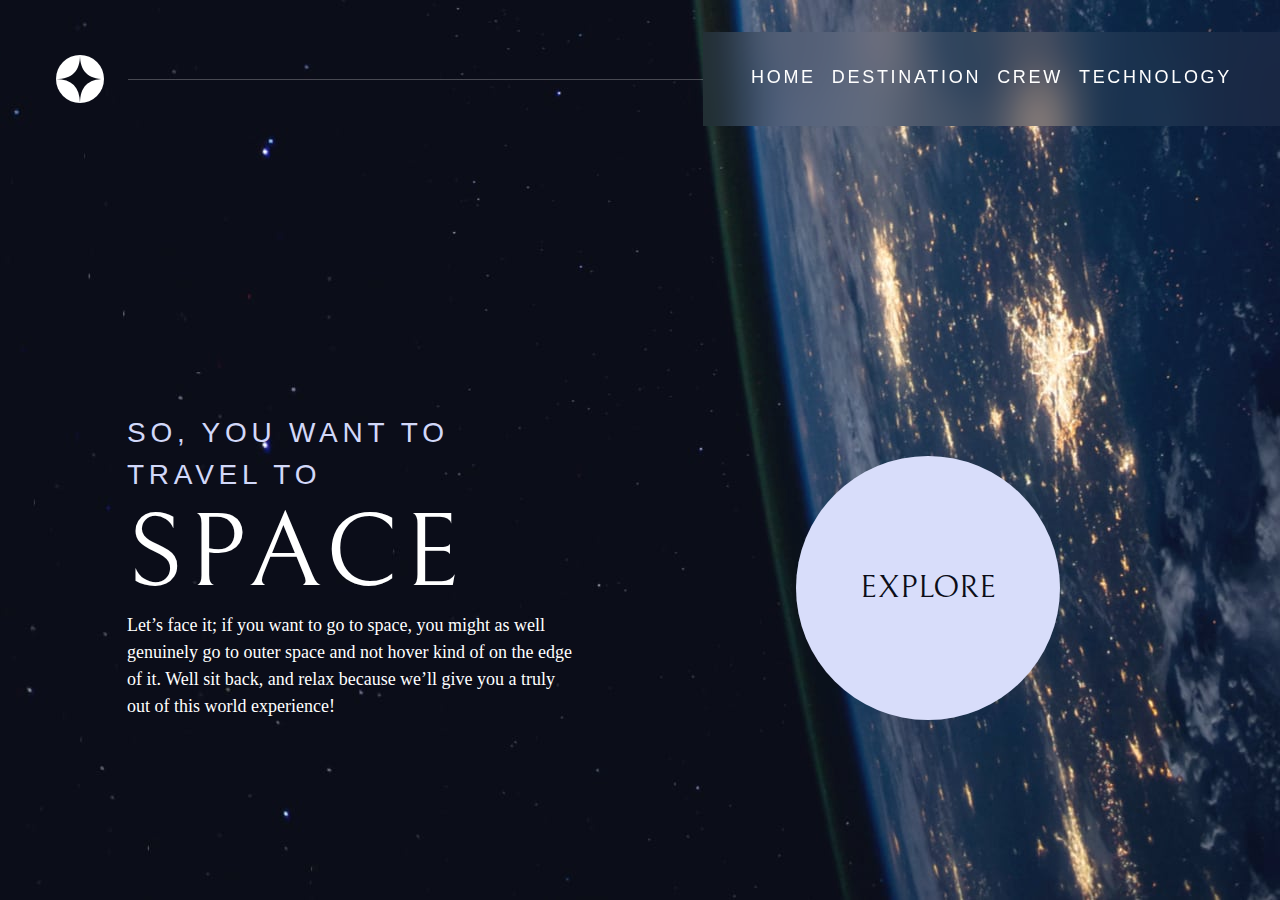
<file: index.html>
<!DOCTYPE html>
<html lang="en">
<head>
  <meta charset="UTF-8">
  <meta name="viewport" content="width=device-width, initial-scale=1.0">

  <link rel="icon" type="image/png" sizes="32x32" href="./assets/favicon-32x32.png">
  <link rel="stylesheet" href="index.css">
    <link rel="preconnect" href="https://fonts.googleapis.com">
    <link rel="preconnect" href="https://fonts.gstatic.com" crossorigin>
    <link href="https://fonts.googleapis.com/css2?family=Bellefair&family=Lato:ital,wght@0,700;1,700&family=Open+Sans&family=Playfair+Display:ital,wght@0,500;1,900&display=swap" rel="stylesheet">
    <link rel="preconnect" href="https://fonts.googleapis.com">
    <link rel="preconnect" href="https://fonts.gstatic.com" crossorigin>
    <link href="https://fonts.googleapis.com/css2?family=Bellefair&family=Lato:ital,wght@0,700;1,700&family=Open+Sans&family=Playfair+Display:ital,wght@0,500;1,900&display=swap" rel="stylesheet">
    <link rel="preconnect" href="https://fonts.googleapis.com">
    <link rel="preconnect" href="https://fonts.gstatic.com" crossorigin>
    <link href="https://fonts.googleapis.com/css2?family=Bellefair&family=Lato:ital,wght@0,700;1,700&family=Open+Sans&family=Playfair+Display:ital,wght@0,500;1,900&display=swap" rel="stylesheet">
    <script src="index.js" defer></script>
    <title>Frontend Mentor | Space tourism website</title>
</head>
<body class="home">
  <a class="skip-to-content" href="#main" style="color:white">Skip to main content</a>
    <header class="primary-header flex">
        <div>
          <img class="logo" src="./assets/shared/logo.svg" alt="space tourism logo">
        </div>
        <button class="mobile-nav-toggle" aria-controls="primary-navigation"><span class="sr-only" aria-expanded="false">Menu</span></button>
        <nav>
            <ul id="primary-navigation" data-visible="false" class="primary-navigation underlined-indicators flex">
                <li class="active"><a class="ff-sans-cond uppercase text-white letter-spacing-2" href="index.html"><span aria-hidden="true">00</span>Home</a>
                <li><a class="ff-sans-cond uppercase text-white letter-spacing-2" href="destination.html"><span aria-hidden="true">01</span>Destination</a>
                <li><a class="ff-sans-cond uppercase text-white letter-spacing-2" href="crew.html"><span aria-hidden="true">02</span>Crew</a>
                <li><a class="ff-sans-cond uppercase text-white letter-spacing-2" href="technology.html"><span aria-hidden="true">03</span>Technology</a>
            </ul>
        </nav>
    </header>
  <div class="grid-container grid-container--home">
    <div>
      <h1 class="text-accent fs-500 ff-sans-cond uppercase letter-spacing-1">
        So, you want to travel to
        <span class="d-block fs-900 ff-serif text-white">Space</span></h1>
      <p>  Let’s face it; if you want to go to space, you might as well genuinely go to 
        outer space and not hover kind of on the edge of it. Well sit back, and relax 
        because we’ll give you a truly out of this world experience!</p>
    </div>

    <div><a href="destination-moon.html" class="large-button text-dark bg-accent uppercase ff-serif">Explore</a></div>

  </div>

</body>
</html>
</file>
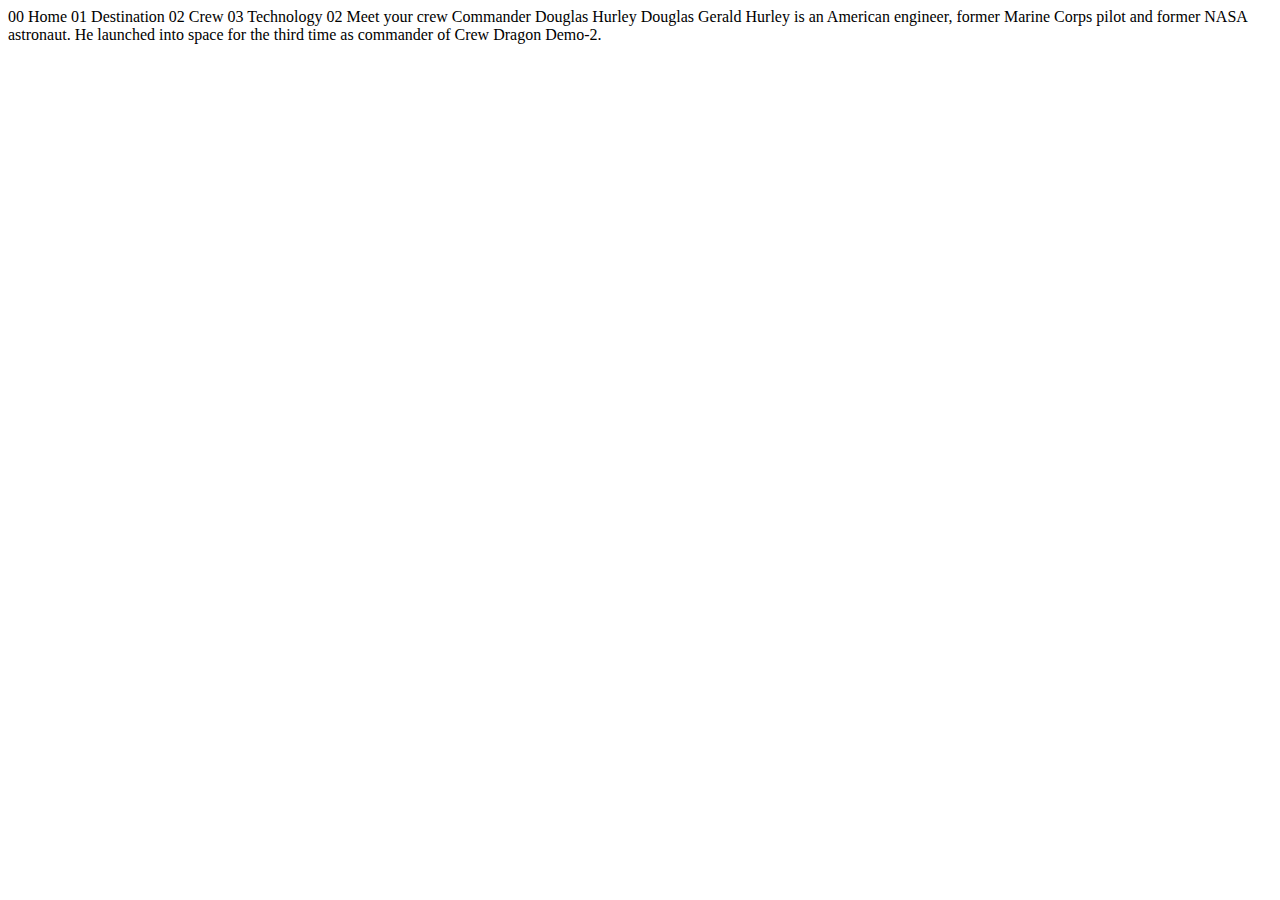
<file: crew-commander.html>
<!DOCTYPE html>
<html lang="en">
<head>
  <meta charset="UTF-8">
  <meta name="viewport" content="width=device-width, initial-scale=1.0">

  <link rel="icon" type="image/png" sizes="32x32" href="./assets/favicon-32x32.png">
  
  <title>Frontend Mentor | Space tourism website</title>
</head>
<body>

  00 Home
  01 Destination
  02 Crew
  03 Technology

  02 Meet your crew

  Commander
  Douglas Hurley

  Douglas Gerald Hurley is an American engineer, former Marine Corps pilot 
  and former NASA astronaut. He launched into space for the third time as 
  commander of Crew Dragon Demo-2.
</body>
</html>
</file>
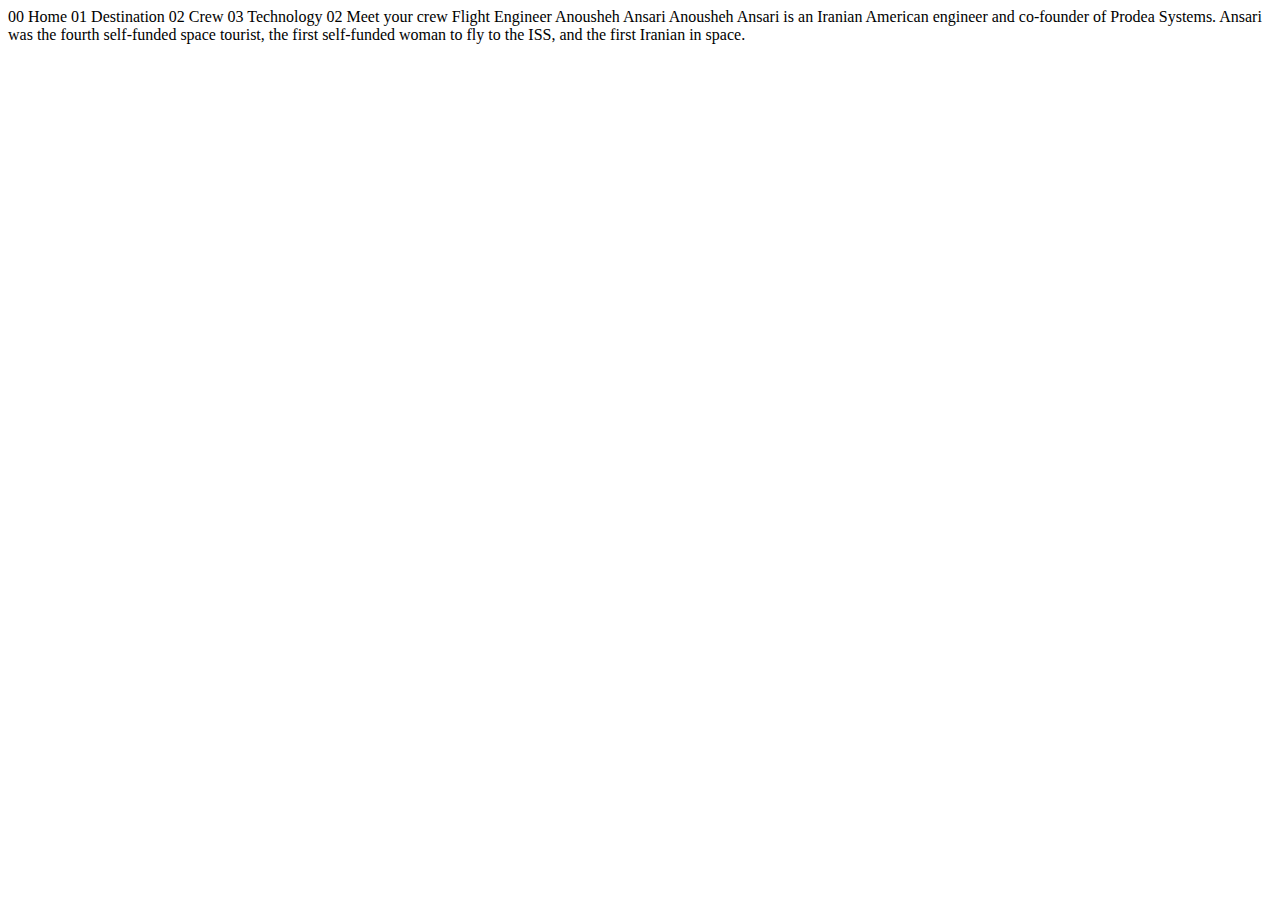
<file: crew-engineer.html>
<!DOCTYPE html>
<html lang="en">
<head>
  <meta charset="UTF-8">
  <meta name="viewport" content="width=device-width, initial-scale=1.0">

  <link rel="icon" type="image/png" sizes="32x32" href="./assets/favicon-32x32.png">
  
  <title>Frontend Mentor | Space tourism website</title>
</head>
<body>

  00 Home
  01 Destination
  02 Crew
  03 Technology

  02 Meet your crew

  Flight Engineer
  Anousheh Ansari

  Anousheh Ansari is an Iranian American engineer and co-founder of Prodea Systems. 
  Ansari was the fourth self-funded space tourist, the first self-funded woman to 
  fly to the ISS, and the first Iranian in space. 
</body>
</html>
</file>
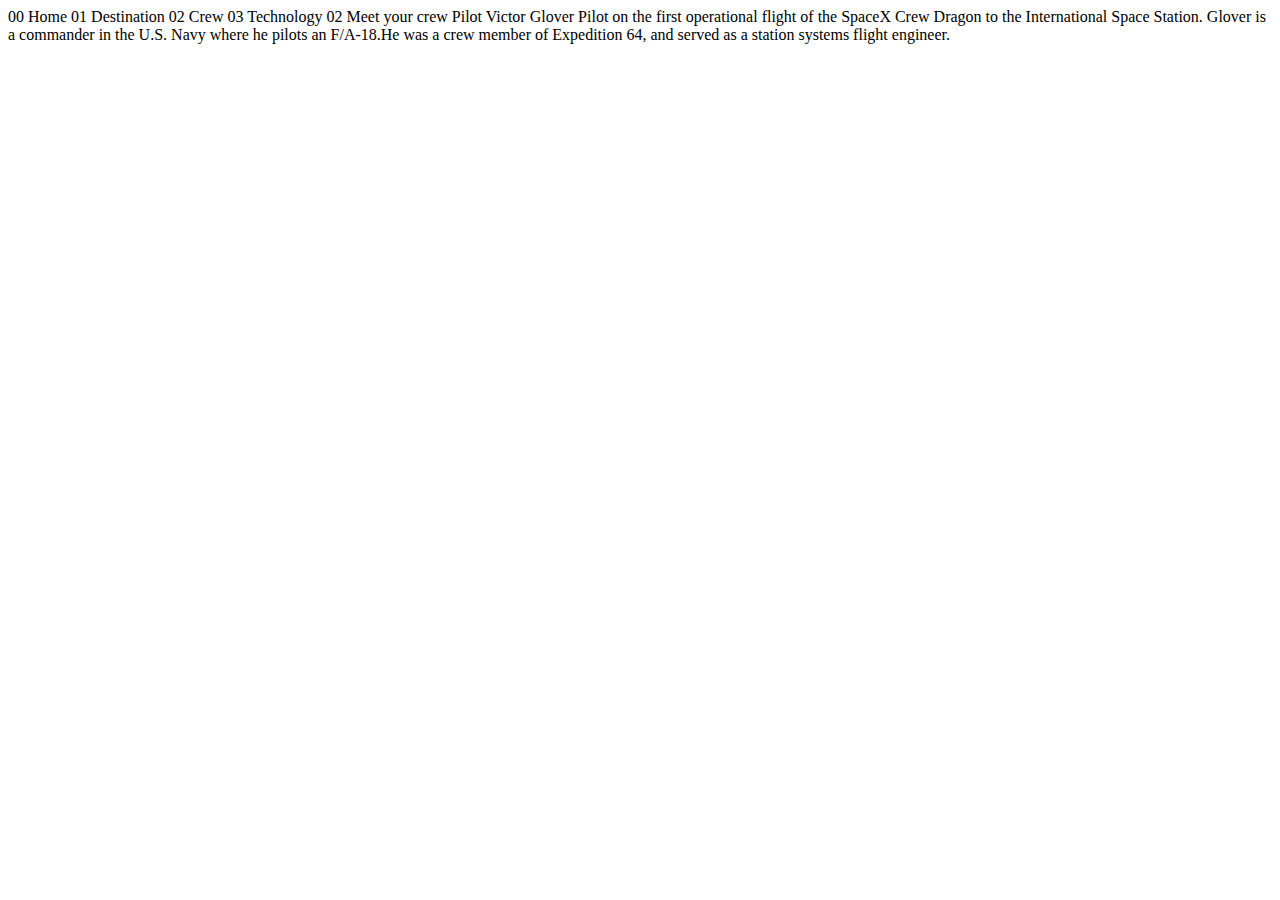
<file: crew-pilot.html>
<!DOCTYPE html>
<html lang="en">
<head>
  <meta charset="UTF-8">
  <meta name="viewport" content="width=device-width, initial-scale=1.0">

  <link rel="icon" type="image/png" sizes="32x32" href="./assets/favicon-32x32.png">
  
  <title>Frontend Mentor | Space tourism website</title>
</head>
<body>

  00 Home
  01 Destination
  02 Crew
  03 Technology

  02 Meet your crew

  Pilot
  Victor Glover

  Pilot on the first operational flight of the SpaceX Crew Dragon to the 
  International Space Station. Glover is a commander in the U.S. Navy where 
  he pilots an F/A-18.He was a crew member of Expedition 64, and served as a 
  station systems flight engineer. 
</body>
</html>
</file>
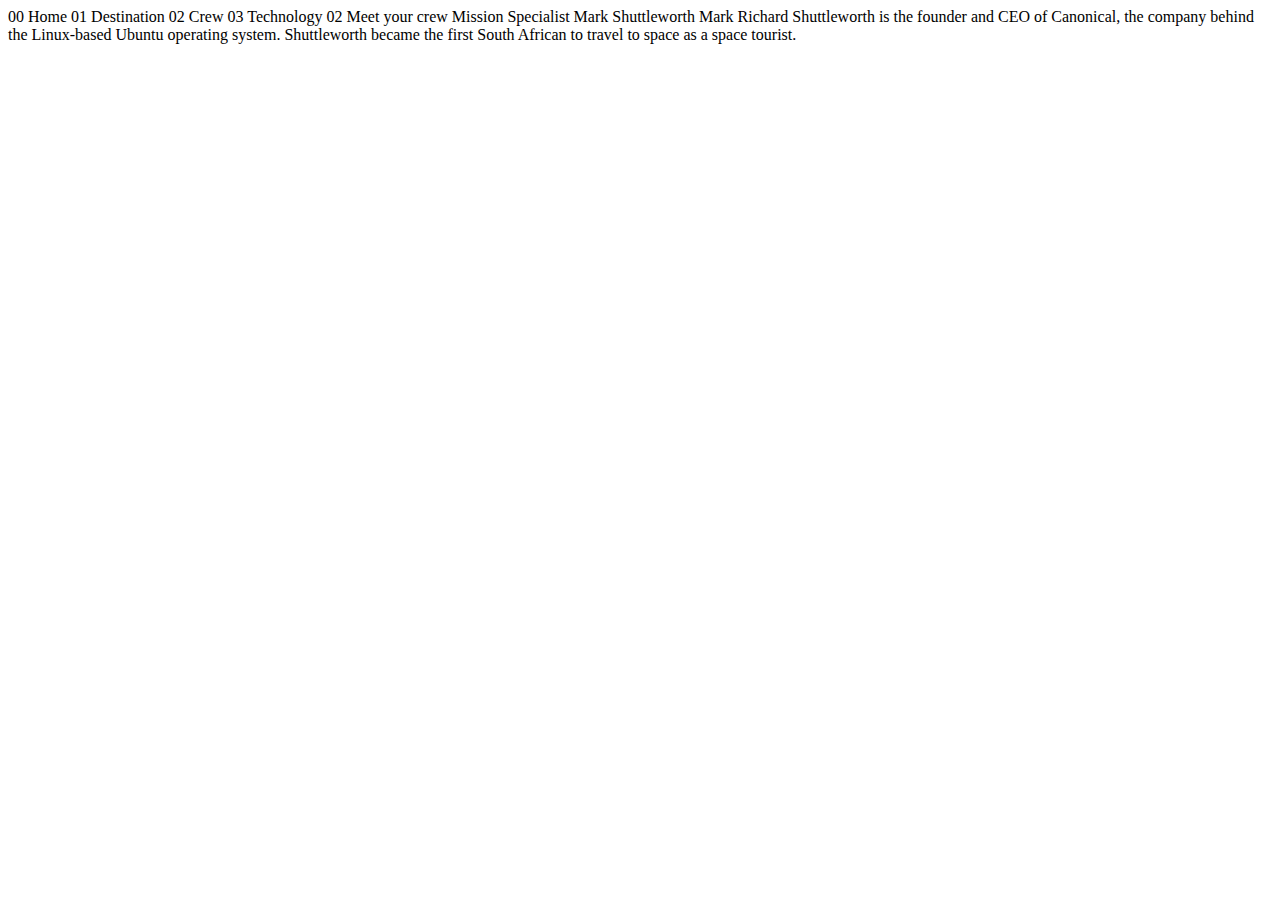
<file: crew-specialist.html>
<!DOCTYPE html>
<html lang="en">
<head>
  <meta charset="UTF-8">
  <meta name="viewport" content="width=device-width, initial-scale=1.0">

  <link rel="icon" type="image/png" sizes="32x32" href="./assets/favicon-32x32.png">
  
  <title>Frontend Mentor | Space tourism website</title>
</head>
<body>

  00 Home
  01 Destination
  02 Crew
  03 Technology

  02 Meet your crew

  Mission Specialist
  Mark Shuttleworth

  Mark Richard Shuttleworth is the founder and CEO of Canonical, the company behind 
  the Linux-based Ubuntu operating system. Shuttleworth became the first South 
  African to travel to space as a space tourist.
</body>
</html>
</file>
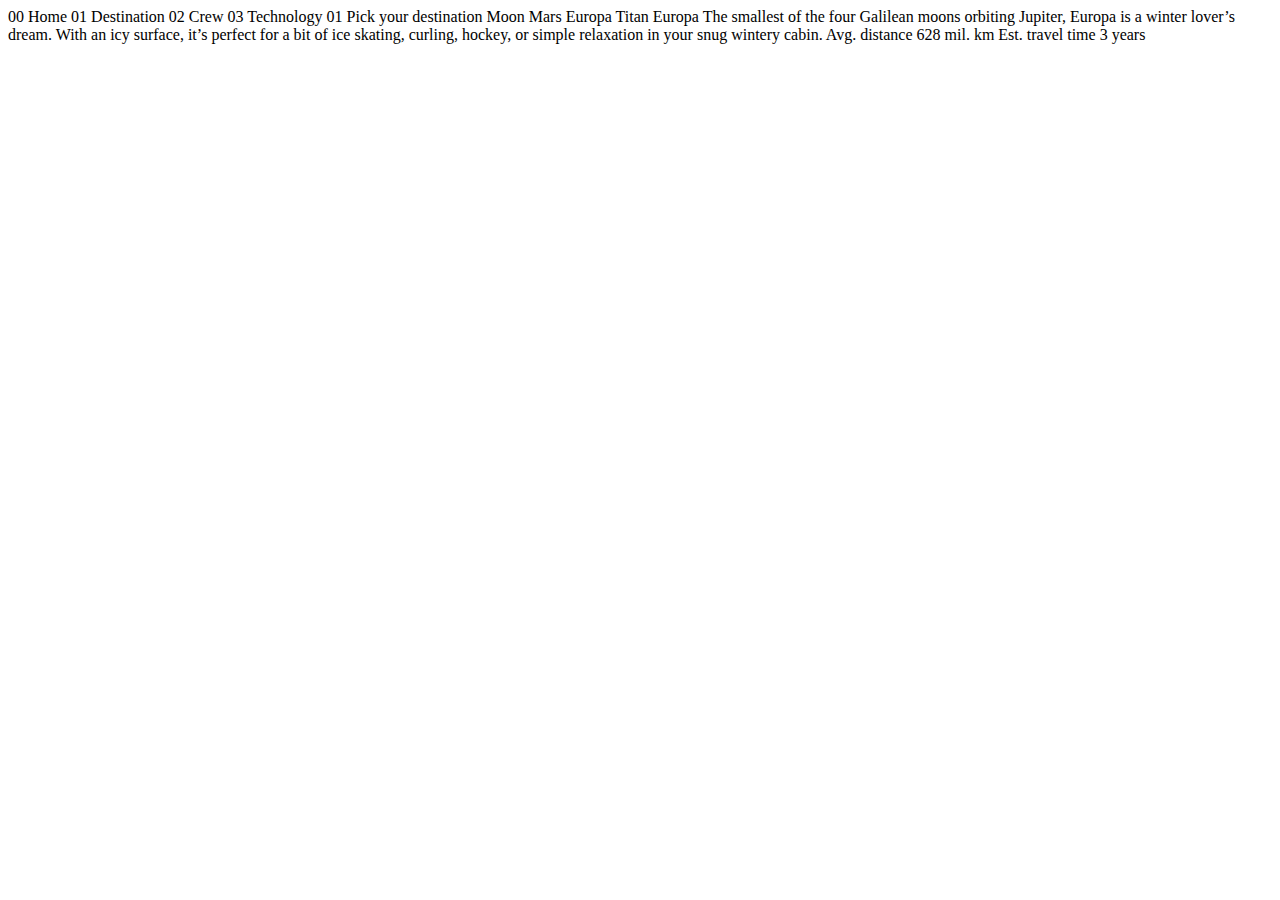
<file: destination-europa.html>
<!DOCTYPE html>
<html lang="en">
<head>
  <meta charset="UTF-8">
  <meta name="viewport" content="width=device-width, initial-scale=1.0">

  <link rel="icon" type="image/png" sizes="32x32" href="./assets/favicon-32x32.png">
  
  <title>Frontend Mentor | Space tourism website</title>
</head>
<body>

  00 Home
  01 Destination
  02 Crew
  03 Technology

  01 Pick your destination

  Moon
  Mars
  Europa
  Titan

  Europa

  The smallest of the four Galilean moons orbiting Jupiter, Europa is a 
  winter lover’s dream. With an icy surface, it’s perfect for a bit of 
  ice skating, curling, hockey, or simple relaxation in your snug 
  wintery cabin.

  Avg. distance
  628 mil. km

  Est. travel time
  3 years
</body>
</html>
</file>
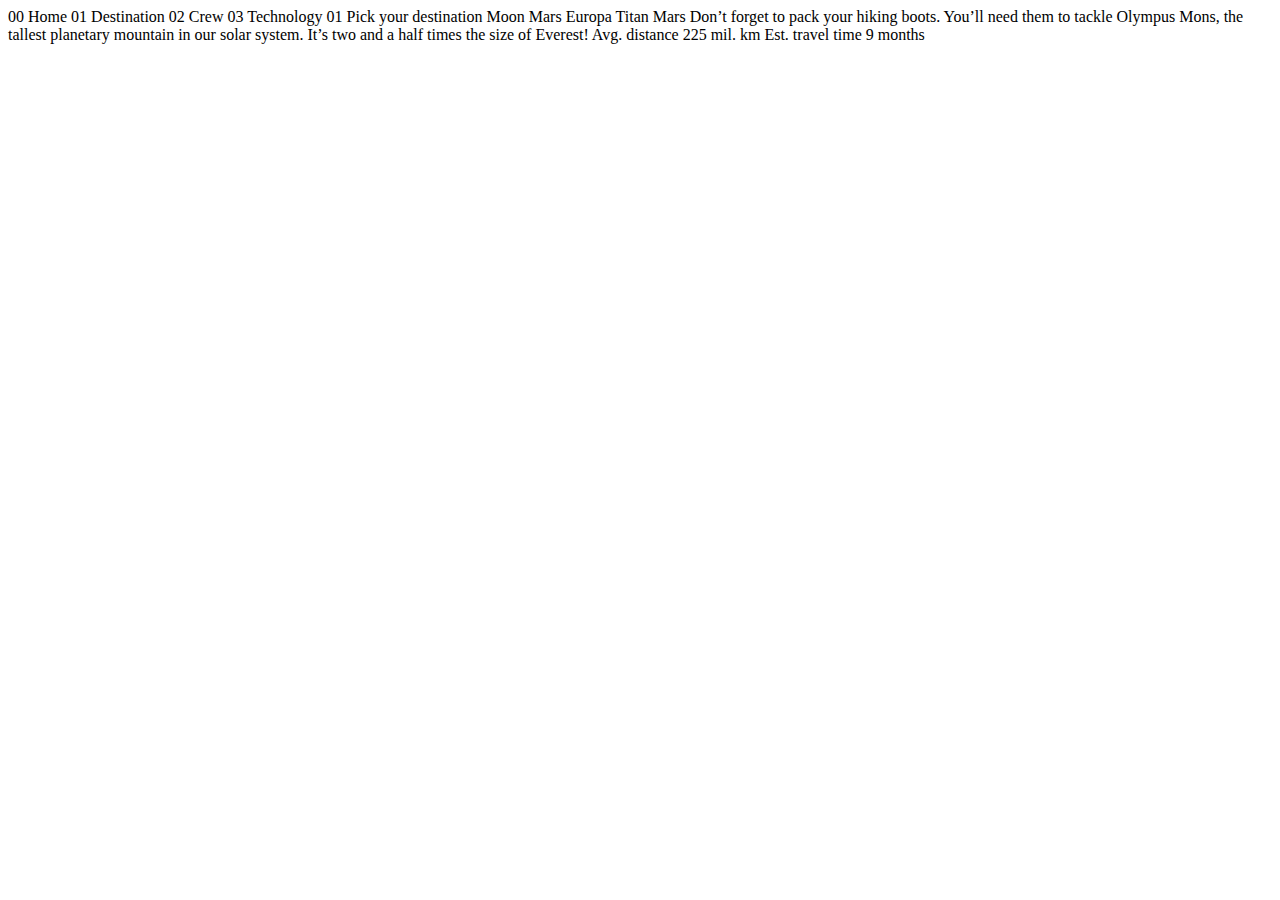
<file: destination-mars.html>
<!DOCTYPE html>
<html lang="en">
<head>
  <meta charset="UTF-8">
  <meta name="viewport" content="width=device-width, initial-scale=1.0">

  <link rel="icon" type="image/png" sizes="32x32" href="./assets/favicon-32x32.png">
  
  <title>Frontend Mentor | Space tourism website</title>
</head>
<body>

  00 Home
  01 Destination
  02 Crew
  03 Technology

  01 Pick your destination

  Moon
  Mars
  Europa
  Titan

  Mars

  Don’t forget to pack your hiking boots. You’ll need them to tackle Olympus Mons, 
  the tallest planetary mountain in our solar system. It’s two and a half times 
  the size of Everest!

  Avg. distance
  225 mil. km

  Est. travel time
  9 months
</body>
</html>
</file>
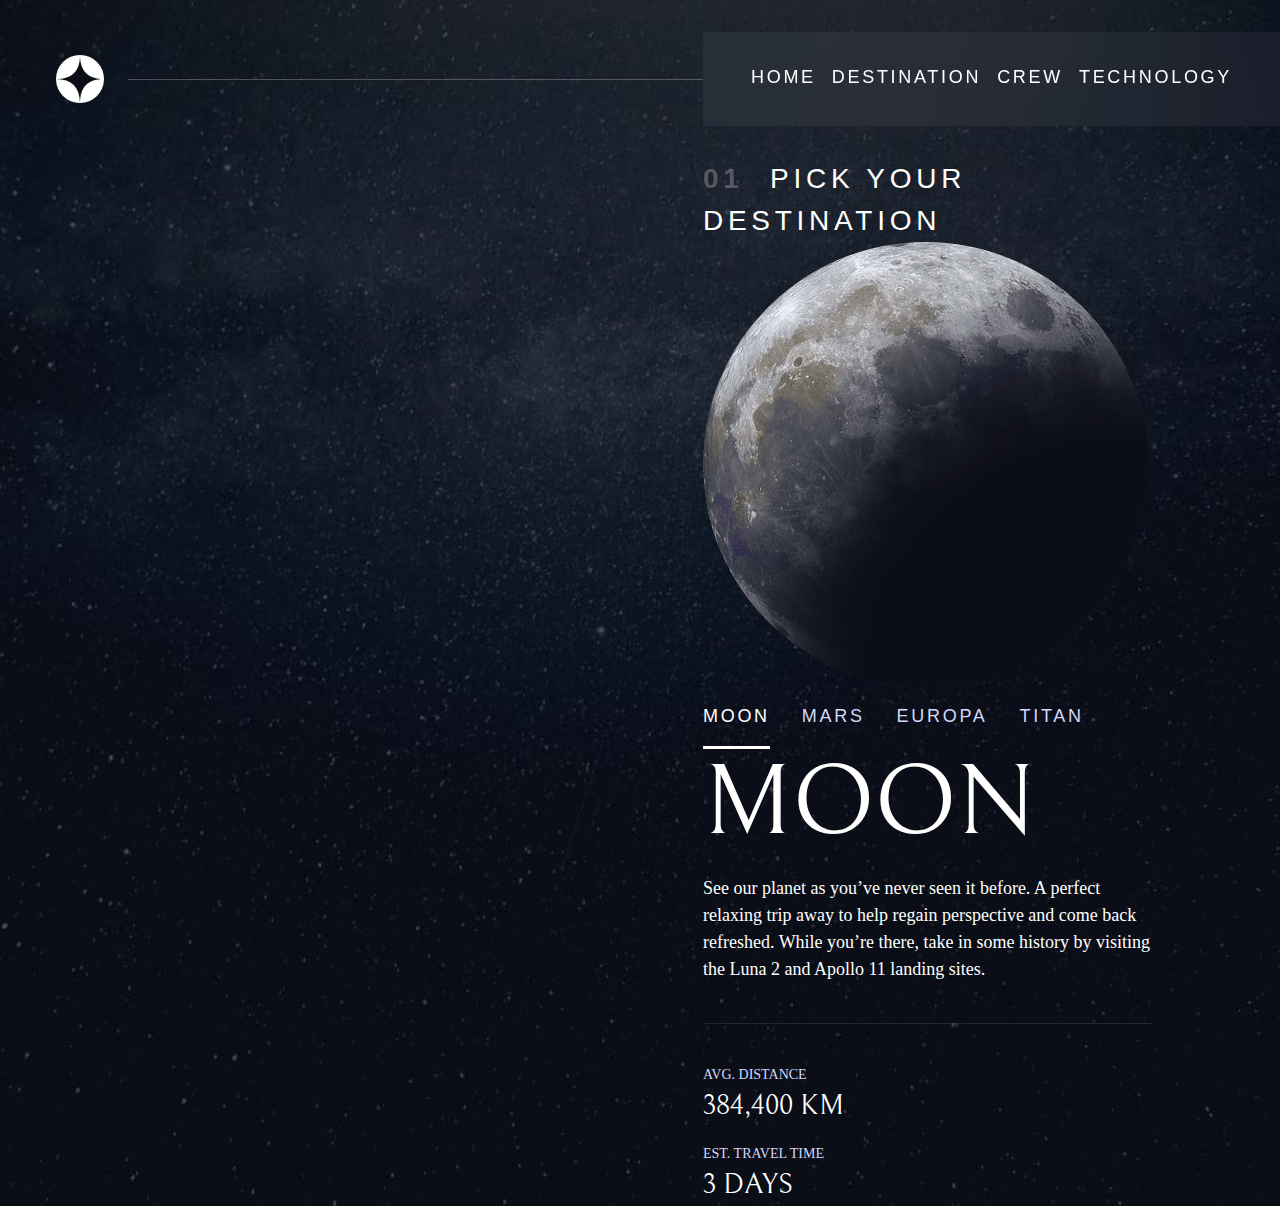
<file: destination-moon.html>
<!DOCTYPE html>
<html lang="en">
<head>
  <meta charset="UTF-8">
  <meta name="viewport" content="width=device-width, initial-scale=1.0">

  <link rel="icon" type="image/png" sizes="32x32" href="./assets/favicon-32x32.png">
  <link rel="stylesheet" href="index.css">
    <link rel="preconnect" href="https://fonts.googleapis.com">
    <link rel="preconnect" href="https://fonts.gstatic.com" crossorigin>
    <link href="https://fonts.googleapis.com/css2?family=Bellefair&family=Lato:ital,wght@0,700;1,700&family=Open+Sans&family=Playfair+Display:ital,wght@0,500;1,900&display=swap" rel="stylesheet">
    <link rel="preconnect" href="https://fonts.googleapis.com">
    <link rel="preconnect" href="https://fonts.gstatic.com" crossorigin>
    <link href="https://fonts.googleapis.com/css2?family=Bellefair&family=Lato:ital,wght@0,700;1,700&family=Open+Sans&family=Playfair+Display:ital,wght@0,500;1,900&display=swap" rel="stylesheet">
    <link rel="preconnect" href="https://fonts.googleapis.com">
    <link rel="preconnect" href="https://fonts.gstatic.com" crossorigin>
    <link href="https://fonts.googleapis.com/css2?family=Bellefair&family=Lato:ital,wght@0,700;1,700&family=Open+Sans&family=Playfair+Display:ital,wght@0,500;1,900&display=swap" rel="stylesheet">
    <script src="index.js" defer></script>
    <title>Frontend Mentor | Space tourism website</title>
</head>
<body class="destination">
  <a class="skip-to-content" href="#main">Skip to content</a>
    <header class="primary-header flex">
        <div>
          <img class="logo" src="./assets/shared/logo.svg" alt="space tourism logo">
        </div>
        <button class="mobile-nav-toggle" aria-controls="primary-navigation"><span class="sr-only" aria-expanded="false">Menu</span></button>
        <nav>
            <ul  id="primary-navigation" data-visible="false" class="primary-navigation underlined-indicators flex">
                <li class="active"><a class="ff-sans-cond uppercase text-white letter-spacing-2" href="index.html"><span aria-hidden="true">00</span>Home</a></li>
                <li><a class="ff-sans-cond uppercase text-white letter-spacing-2" href="destination.html"><span aria-hidden="true">01</span>Destination</a></li>
                <li><a class="ff-sans-cond uppercase text-white letter-spacing-2" href="crew.html"><span aria-hidden="true">02</span>Crew</a></li>
                <li><a class="ff-sans-cond uppercase text-white letter-spacing-2" href="technology.html"><span aria-hidden="true">03</span>Technology</a></li>
            </ul>
        </nav>
    </header>
  <main id="main" class="grid-container grid-container--destination flow">
    <div>
        <h1 class="numbered-title"><span aria-hidden="true">01</span> Pick your destination</h1>
        <img src="assets/destination/image-moon.png" alt="the moon" >
        <div class="tab-list underlined-indicators flex">
            <button aria-selected="true" class="uppercase ff-sans-cond text-accent bg-dark letter-spacing-2">Moon</button>
            <button aria-selected="false" class="uppercase ff-sans-cond text-accent bg-dark letter-spacing-2">Mars</button>
            <button aria-selected="false" class="uppercase ff-sans-cond text-accent bg-dark letter-spacing-2">Europa</button>
            <button aria-selected="false" class="uppercase ff-sans-cond text-accent bg-dark letter-spacing-2">Titan</button>
        </div>
      <article class="destination-info flow" id="moon-tab" tabindex="0" role="tabpanel">
        <h2 class="fs-800 uppercase ff-serif">Moon</h2>
        <p>See our planet as you’ve never seen it before. A perfect relaxing trip away to help 
        regain perspective and come back refreshed. While you’re there, take in some history 
        by visiting the Luna 2 and Apollo 11 landing sites.</p>
      
        <div class="destination-meta flex">
          <div>
            <h3 class="text-accent uppercase fs-200">Avg. distance</h3>
            <p class="uppercase ff-serif fs-500">384,400 km</p>
          </div>
        
          <div>
            <h3 class="text-accent uppercase fs-200">Est. travel time</h3>
            <p class="uppercase ff-serif fs-500">3 days</p>
          </div>
        </div>
      </article>
    </div>
  </main>

</body>
</html>
</file>
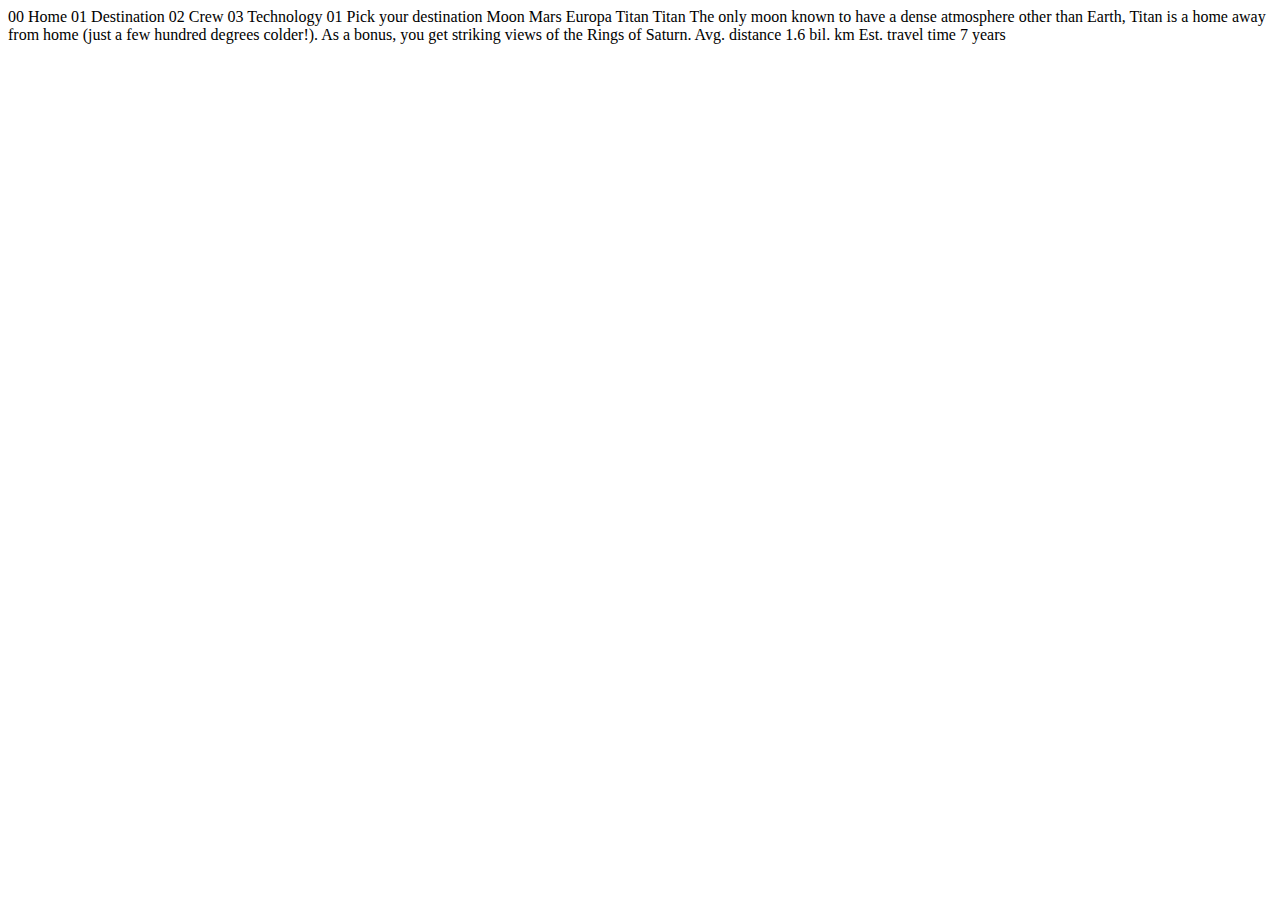
<file: destination-titan.html>
<!DOCTYPE html>
<html lang="en">
<head>
  <meta charset="UTF-8">
  <meta name="viewport" content="width=device-width, initial-scale=1.0">

  <link rel="icon" type="image/png" sizes="32x32" href="./assets/favicon-32x32.png">
  
  <title>Frontend Mentor | Space tourism website</title>
</head>
<body>

  00 Home
  01 Destination
  02 Crew
  03 Technology

  01 Pick your destination

  Moon
  Mars
  Europa
  Titan

  Titan

  The only moon known to have a dense atmosphere other than Earth, Titan 
  is a home away from home (just a few hundred degrees colder!). As a 
  bonus, you get striking views of the Rings of Saturn.

  Avg. distance
  1.6 bil. km

  Est. travel time
  7 years
</body>
</html>
</file>
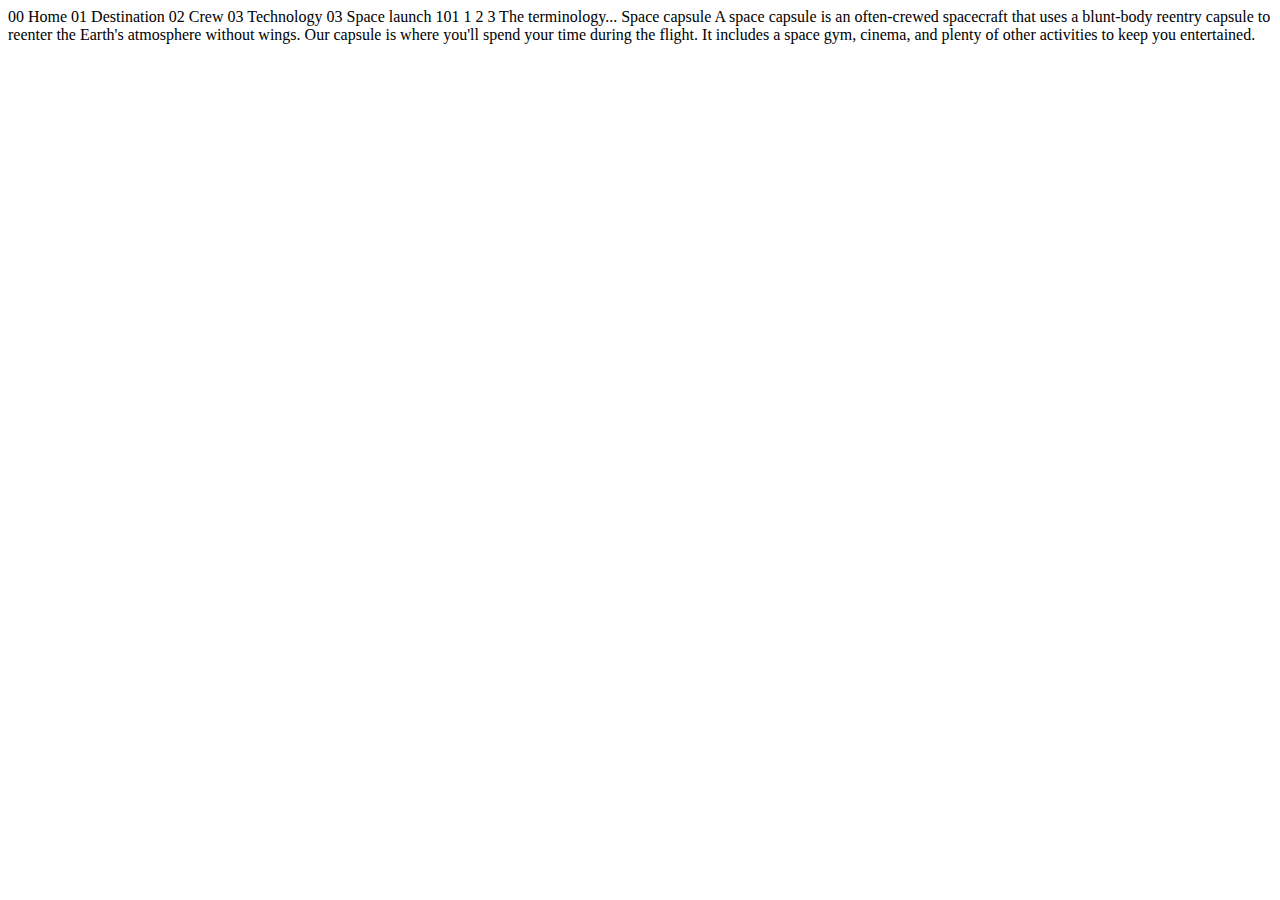
<file: technology-capsule.html>
<!DOCTYPE html>
<html lang="en">
<head>
  <meta charset="UTF-8">
  <meta name="viewport" content="width=device-width, initial-scale=1.0">

  <link rel="icon" type="image/png" sizes="32x32" href="./assets/favicon-32x32.png">
  
  <title>Frontend Mentor | Space tourism website</title>
</head>
<body>

  00 Home
  01 Destination
  02 Crew
  03 Technology

  03 Space launch 101

  1
  2
  3

  The terminology...
  Space capsule

  A space capsule is an often-crewed spacecraft that uses a blunt-body reentry 
  capsule to reenter the Earth's atmosphere without wings. Our capsule is where 
  you'll spend your time during the flight. It includes a space gym, cinema, 
  and plenty of other activities to keep you entertained.
</body>
</html>
</file>
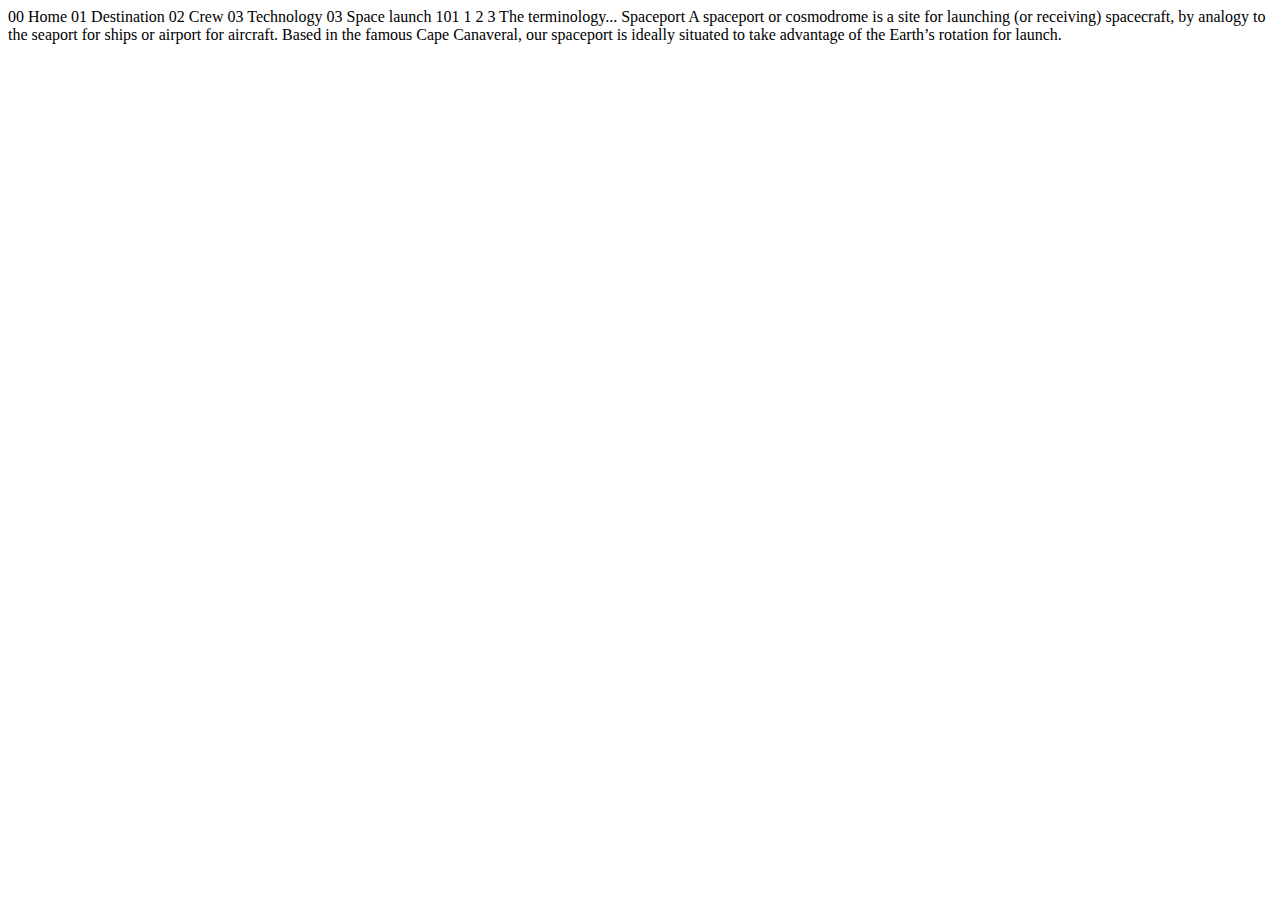
<file: technology-spaceport.html>
<!DOCTYPE html>
<html lang="en">
<head>
  <meta charset="UTF-8">
  <meta name="viewport" content="width=device-width, initial-scale=1.0">

  <link rel="icon" type="image/png" sizes="32x32" href="./assets/favicon-32x32.png">
  
  <title>Frontend Mentor | Space tourism website</title>
</head>
<body>

  00 Home
  01 Destination
  02 Crew
  03 Technology

  03 Space launch 101

  1
  2
  3

  The terminology...
  Spaceport

  A spaceport or cosmodrome is a site for launching (or receiving) spacecraft, 
  by analogy to the seaport for ships or airport for aircraft. Based in the 
  famous Cape Canaveral, our spaceport is ideally situated to take advantage 
  of the Earth’s rotation for launch.
</body>
</html>
</file>
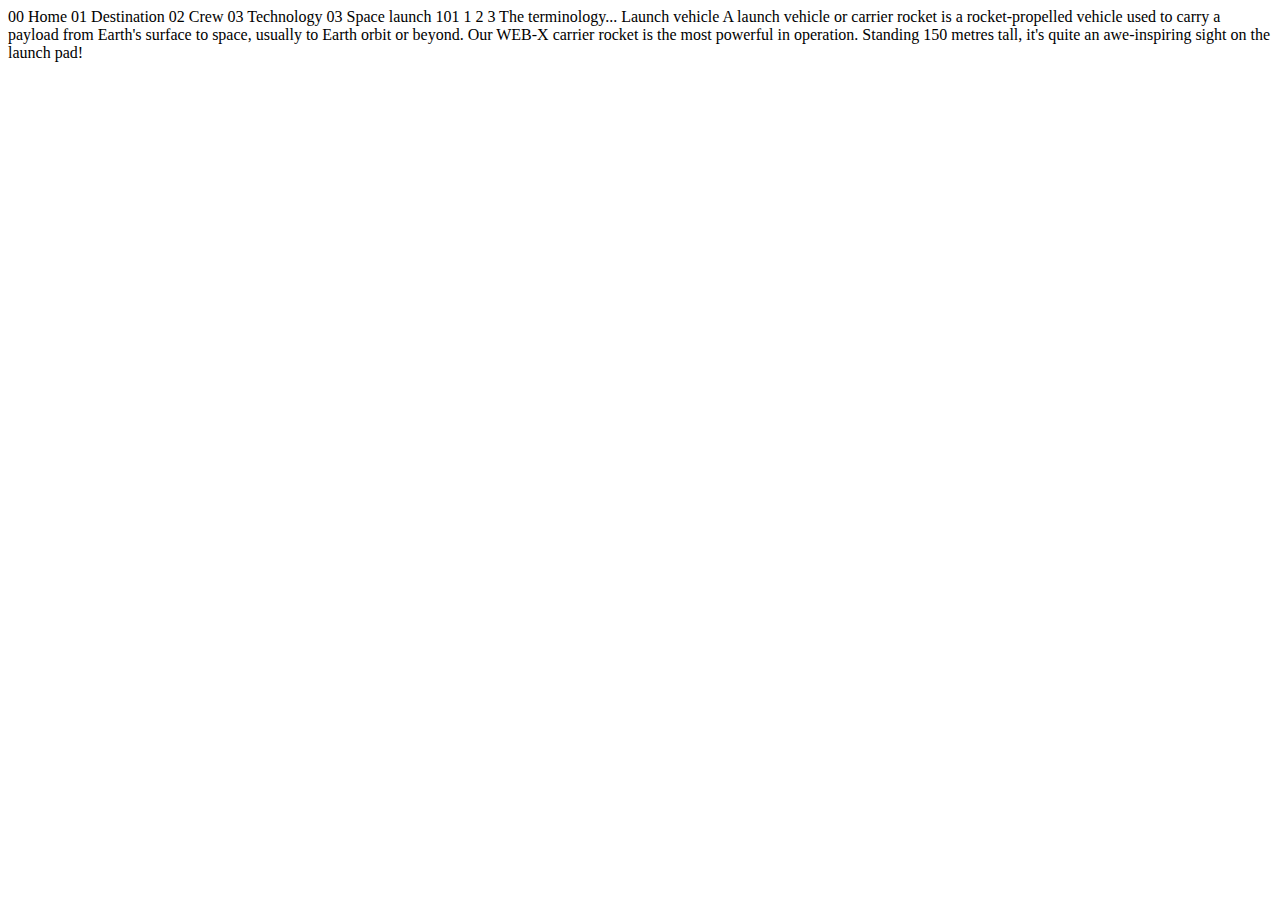
<file: technology-vehicle.html>
<!DOCTYPE html>
<html lang="en">
<head>
  <meta charset="UTF-8">
  <meta name="viewport" content="width=device-width, initial-scale=1.0">

  <link rel="icon" type="image/png" sizes="32x32" href="./assets/favicon-32x32.png">
  
  <title>Frontend Mentor | Space tourism website</title>
</head>
<body>

  00 Home
  01 Destination
  02 Crew
  03 Technology

  03 Space launch 101

  1
  2
  3

  The terminology...
  Launch vehicle

  A launch vehicle or carrier rocket is a rocket-propelled vehicle used to carry a 
  payload from Earth's surface to space, usually to Earth orbit or beyond. Our 
  WEB-X carrier rocket is the most powerful in operation. Standing 150 metres tall, 
  it's quite an awe-inspiring sight on the launch pad!
</body>
</html>
</file>
<file: index.css>
/* ---------------------------------------------------*/
/* Custom Properties                                  */
/* ---------------------------------------------------*/

/* 1rem = 16px and rem and em is relative to the font-size of its direct or nearest parent whereas rem is relative to the HTML (root) font-size. r stands for root in rem */
:root {
    /* colors */
    --clr-dark: 230 35% 7%;
    --clr-light: 231 77% 90%;
    --clr-white: 0 0% 100%;

    /* fonts-sizes */
    --fs-900: clamp(5rem, 7vw + 1rem, 9.375rem); /*to provide min and max while shrinking and expanding*/
    --fs-800: 6.25rem;
    --fs-700: 3.5rem;
    --fs-600: 2rem;
    --fs-500: 1.75rem;
    --fs-400: 1.25rem;
    --fs-300: 1rem;
    --fs-200: 0.875rem;

    /* font-families */
    --ff-serif: "Bellefair",serif;
    --ff-sans-cond: "Barlow Condensed",sans-serif;
    --ff-sans-normal: "Barlow",serif;
}

@media (min-width: 35em) {
    :root {
        /* fonts-sizes */
    --fs-800: 5rem;
    --fs-700: 2.5rem;
    --fs-600: 1.5rem;
    --fs-400: 1rem;
    }
}

@media (min-width:45em) {
    :root {
        /* fonts-sizes */
    --fs-800: 6.25rem;
    --fs-700: 3.5rem;
    --fs-600: 2rem;
    --fs-400: 1.125rem;
    }
}


/* ---------------------------------------------------*/
/* Reset                                              */
/* ---------------------------------------------------*/

/* Box sizing                                         */
*,
*::before,
*::after {
    box-sizing: border-box;
}

/* Reset Margins                                      */
body,
h1,
h2,
h3,
h4,
h5,
p,
figure,
picture {
    margin: 0;
}

body,
h1,
h2,
h3,
h4,
h5,
p {
    font-weight: 400;
}

/* Set up the body                                  */
body {
    font-family: var(--ff-sans-normal);
    font-size: var(--fs-400);
    color: hsl(var(--clr-white));
    background-color: hsl(var(--clr-dark));
    line-height: 1.5;
    min-height: 100vh;
    display: grid;
    grid-template-rows: min-content 1fr;
    overflow-x: hidden;
}

/* make images easier to work with                  */
img,
picture {
    max-width: 100%;
    display: block;
}

/* Make form elements easier to work with           */
input,
button,
textarea,
select {
    font: inherit;
}

/* Remove animations for people who have turned off */  
@media (prefer-reduced-motion: reduce) {
    *,
    *::before,
    *::after {
        animation-duration: 0.01ms !important;
        animation-iteration-count: 1 !important;
        transition-duration: 0.01ms !important;
        scroll-behavior: auto !important;
    }
}

/* ---------------------------------------------------*/
/* Utility classes                                    */
/* ---------------------------------------------------*/
.flex {
    display: flex;
    gap: var(--gap, 1rem);
}

.grid {
    display: grid;
    gap: var(--gap, 1rem);
}

.d-block {
    display: block;
}

/* .flow > * + * {
    margin-top: 1rem;
    outline: 1px solid red;
} */
/* .flow > *:not(:first-child) {
    margin-top: 1rem;
    outline: 1px solid red;
} */
.flow > *:where(:not(:first-child)) {
    margin-top: var(--flow-space, 1rem);
    /* outline: 1px solid red; */
}

.nav > span {
    display: grid;
    text-align: center;
    margin: 2rem 0;
}

.container {
    padding-inline: 2em;
    margin-inline: auto;
    max-width: 80rem;
}

/* ---------------------------------------------------*/
/* Layout                                             */
/* ---------------------------------------------------*/

.grid-container {
    text-align: center;
    display: grid;
    /* border: 5px solid green; */
    place-items: center;
    padding-inline: 1rem;
}

.grid-container * {
    max-width: 50ch;
}

/* destination layout */

.grid-container--destination {
    grid-template-areas: 
    'title',
    'image',
    'tabs',
    'content' ;
}

.numbered-title {
    grid-area: title;
}

.grid-container--destination > img {
    grid-area: image;
    max-width: 60%;
}

.grid-container--destination > .tab-list {
    grid-area: tabs;
}

.grid-container--destination > .destination-info {
    grid-area: content;
}

.destination-meta {
    flex-direction: column;
    border-top: 1px  solid hsl(var(--clr-white) / .1);
    padding-top: 2.5rem;
    margin-top: 2.5rem;
}

@media (max-width: 35rem) {
    .destination-meta h3{
        margin-left: auto;
        margin-right: auto;
    }
}

@media (min-width: 45rem) {
    .grid-container {
        text-align: left;
        column-gap: var(--container-gap, 2rem);
        grid-template-columns: minmax(2rem, 1fr) repeat(2, minmax(0, 40rem)) minmax(2rem, 1fr);
    }

    .grid-container * {
        max-width: 50ch;
    }

    .grid-container > *:first-child {
        grid-column: 2;
        /* outline: 1px solid red; */
    }
    
    .grid-container > *:last-child {
        grid-column: 3;
        /* outline: 1px solid yellow; */
    }

    
.grid-container--home {
    padding-bottom: max(6rem, 20vh);
    align-items: end;
}
}

.sr-only {
    position: absolute;
    width: 1px;
    height: 1px;
    padding: 0;
    margin: -1px;
    overflow: hidden;
    clip: rect(0, 0, 0, 0);
    white-space: nowrap;
    border: 0;
}

.skip-to-content {
    position: absolute;
    z-index: 999;
    padding: .5em 1em;
    background: hsl(var(--clr-white));
    color: hsl(var(--clr-dark));
    margin-inline: auto;
    transform: translateY(-100%);
    transition: transform 250ms ease-in;
}

.skip-to-content:focus {
    transform: translateY(0);
}

.box {
    background-color: aqua;
    padding: 3rem;
}

.call-to-action {
    --gap: 5rem;
    background-color: coral;
    padding: 2rem;
    border-radius: 1rem;
}

/* colors */
.bg-dark {background-color: hsl(var(--clr-dark));}
.bg-accent {background-color: hsl(var(--clr-light));}
.bg-white {background-color: hsl(var(--clr-white));}

.text-dark {color: hsl(var(--clr-dark));}
.text-accent {color: hsl(var(--clr-light));}
.text-white {color: hsl(var(--clr-white));}

.example-component {
    background-color: hsl(var(--clr-light)/.2);
}

/* typography */
.ff-serif {font-family: var(--ff-serif);}
.ff-sans-cond {font-family: var(--ff-sans-cond);}
.ff-sans-normal {font-family: var(--ff-sans-normal);}

.letter-spacing-1 { letter-spacing: 4.75px;}
.letter-spacing-2 { letter-spacing: 2.7px;}
.letter-spacing-3 { letter-spacing: 2.35px;}

.uppercase { text-transform: uppercase;}

.fs-900 {
    font-size: var(--fs-900);
}
.fs-800 {
    font-size: var(--fs-800);
}
.fs-700 {
    font-size: var(--fs-700);
}
.fs-600 {
    font-size: var(--fs-600);
}
.fs-500 {
    font-size: var(--fs-500);
}
.fs-400 {
    font-size: var(--fs-400);
}
.fs-300 {
    font-size: var(--fs-300);
}
.fs-200 {
    font-size: var(--fs-200);
}

.fs-900,
.fs-800,
.fs-700,
.fs-600 { line-height: 1.1;}

.numbered-title {
    font-family: var(--ff-sans-cond);
    font-size: var(--fs-500);
    text-transform: uppercase;
    letter-spacing: 4.72px;
}

.numbered-title span {
    margin-right: .5em;
    font-weight: 700;
    color: hsl(var(--clr-white) / .25);
}

/* ---------------------------------------------------*/
/* Components                                         */
/* ---------------------------------------------------*/

.large-button {
    font-size: 2rem;
    position: relative;
    display: inline-grid;
    z-index: 1;
    padding: 0 2em;
    border-radius: 50%;
    aspect-ratio: 1;
    place-items: center;
    text-decoration: none;
}

.large-button-idle {
    position: relative;
    display: grid;
    z-index: 1;
    padding: 0 2em;
    border-radius: 50%;
    aspect-ratio: 1;
    place-items: center;
    text-decoration: none;
}

.large-button::after {
    content: '';
    position: absolute;
    background-color: hsl(var(--clr-white)/.15);
    z-index: -1;
    width: 100%;
    height: 100%;
    border-radius: 50%;
    transition: opacity 500ms linear, transform 500ms ease-in-out;
}

.large-button:hover::after,
.large-button:focus::after {
    opacity: 1;
    transform: scale(1.5);
}

/* primary header */

.logo {
    margin: 2rem clamp(1.5rem, 5vw, 3.5rem);
}

.primary-header {
    justify-content: space-between;
    align-items: center;
}

.primary-navigation[data-visible="true"] {
    transform: translateX(0);
}

.primary-navigation.underlined-indicators > .active {
    border: 0;
}

.primary-navigation {
    /* --gap: clamp(1.5rem, 5vw, 3.5rem); */
    --underline-gap: 2rem;
    list-style: none;
    padding: 0;
    /* padding-left: 2rem;
    padding-right: 2rem; */
    margin: 0;
    background: hsl(var(--clr-dark) / .95);
    backdrop-filter: blur(1rem);
}

@supports (backdrop-filter: blur(1rem)) {
    .primary-navigation {
        background: hsl(var(--clr-white) / .05);
        backdrop-filter: blur(1.5rem);
    }

    .primary-navigation a > span {
        font-weight: 700;
        margin-right: .5rem;
    }
}

.mobile-nav-toggle {
    display: none;
}

@media (max-width: 35rem) {
    .primary-navigation {
        /* --gap: 8rem; */
        --underline-gap: 0.5rem;
        position: fixed;
        z-index: 100;
        inset: 0 0 0 30%;
        list-style: none;
        padding: min(20rem, 15vh) 2rem; 
        margin: 0;
        flex-direction: column;
        transform: translateX(100%);
        transition: transform 500ms ease-in-out;
    }

    .primary-navigation[data-visible="true"] {
        transform: translateX(0);
    }

    .primary-navigation.underlined-indicators > .active {
        border: 0;
    }

    .mobile-nav-toggle {
        display: block;
        position: absolute;
        z-index: 2000;
        right: 1rem;
        top: 2rem;
        background: transparent;
        background-image: url(./assets/shared/icon-hamburger.svg);
        background-repeat: no-repeat;
        background-position: center;
        width: 1.5rem;
        aspect-ratio: 1;
        border: 0;
    }
    
    .mobile-nav-toggle[aria-expanded="true"] {
        background-image: url(./assets/shared/icon-close.svg);
    }
    
    .mobile-nav-toggle:focus-visible {
        outline: 5px solid white;
        outline-offset: 5px;
    }
}

@media (min-width: 35em) {
    .primary-navigation {
        padding-inline: clamp(3rem, 7vw, 7rem);
    }
}

@media (min-width: 35em) and (max-width:95em) {
    .primary-navigation {
        padding-inline: 3rem;
    }

    .primary-navigation a > span {
        display: none;
    }
}

@media (min-width: 35em) {

    .primary-header::after {
        content: '';
        display: block;
        position: relative;
        background: hsl(var(--clr-white) / .25);
        height: 1px;
        width: 100%;
        order: 1;
        margin-right: -3rem;
        background: hsl(var(--clr-white) / .25);
    }

    nav {
        order: 2;
    }

    .primary-navigation {
        margin-block: 2rem;
    }
}

.primary-navigation a {
    text-decoration: none;
}

.primary-navigation a > span {
    font-weight: 700;
    margin-right: .5em;
}

.underlined-indicators > * {
    padding: var(--underline-gap, 1rem) 0;
    border: 0;
    cursor: pointer;
    border-bottom: .2rem solid hsl(var(--clr-white)/0);  
    background-color: transparent;
}

.underlined-indicators > *:hover,
.underlined-indicators > *:focus {
    border-color: hsl(var(--clr-white)/ .25);
}
.underlined-indicators > .active,
.underlined-indicators > [aria-selected="true"] {
    color: hsl(var(--clr-white)/ 1);
    border-color: hsl(var(--clr-white)/ 1);
}

.tab-list {
    --gap: 2rem;
}

.dot-indicators > * {
     cursor: pointer;
     margin-top: 4rem;
     border: 0;
     border-radius: 50%;
     aspect-ratio: 1;
     padding: .5em;
     background-color: hsl(var(--clr-white) / .25);
     justify-content: center;
}

.dot-indicators > *:hover,
.dot-indicators > *:focus {
    cursor: pointer;
    border: 0;
    border-radius: 50%;
    padding: .5em;
    background-color: hsl(var(--clr-white) / .5);
}

.dot-indicators > [aria-selected="true"] {
    background-color: hsl(var(--clr-white) / 1);
}

.navbar {
background-color: hsl(var(--clr-white) / .1);
display: grid;
justify-content: space-around;
}

.planet-buttons {
    justify-content: space-between;
    margin: 2rem;
}

.button1 > span {
    margin: 2rem 0 8rem 0;
    display: grid;
    text-align: center;
}

.button2 > span {
    margin: 1rem 0 1rem 0;
    display: grid;
    text-align: center;
    justify-content: center;
}

.numbered-buttons {
    padding: 40%;
}

/* ---------------------------------------------------*/
/* Page Specific Backgrounds                          */
/* ---------------------------------------------------*/
body {    
    background-size: cover;
    background-position: bottom center;
}

/* home  */

.home {
    background-image: url(./assets/home/background-home-mobile.jpg);
}

.destination {
    background-image: url(./assets/destination/background-destination-mobile.jpg);
}

@media (min-width: 35rem) {
    .home {
        background-position: center center;
        background-image: url(./assets/home/background-home-tablet.jpg);
    }

    .home {
        background-image: url(./assets/home/background-home-desktop.jpg);
    }
    
    .destination {
        background-position: center center;
        background-image: url(./assets/destination/background-destination-tablet.jpg);
    }

    .destination {
        background-image: url(./assets/destination/background-destination-desktop.jpg);
    }
}
</file>
